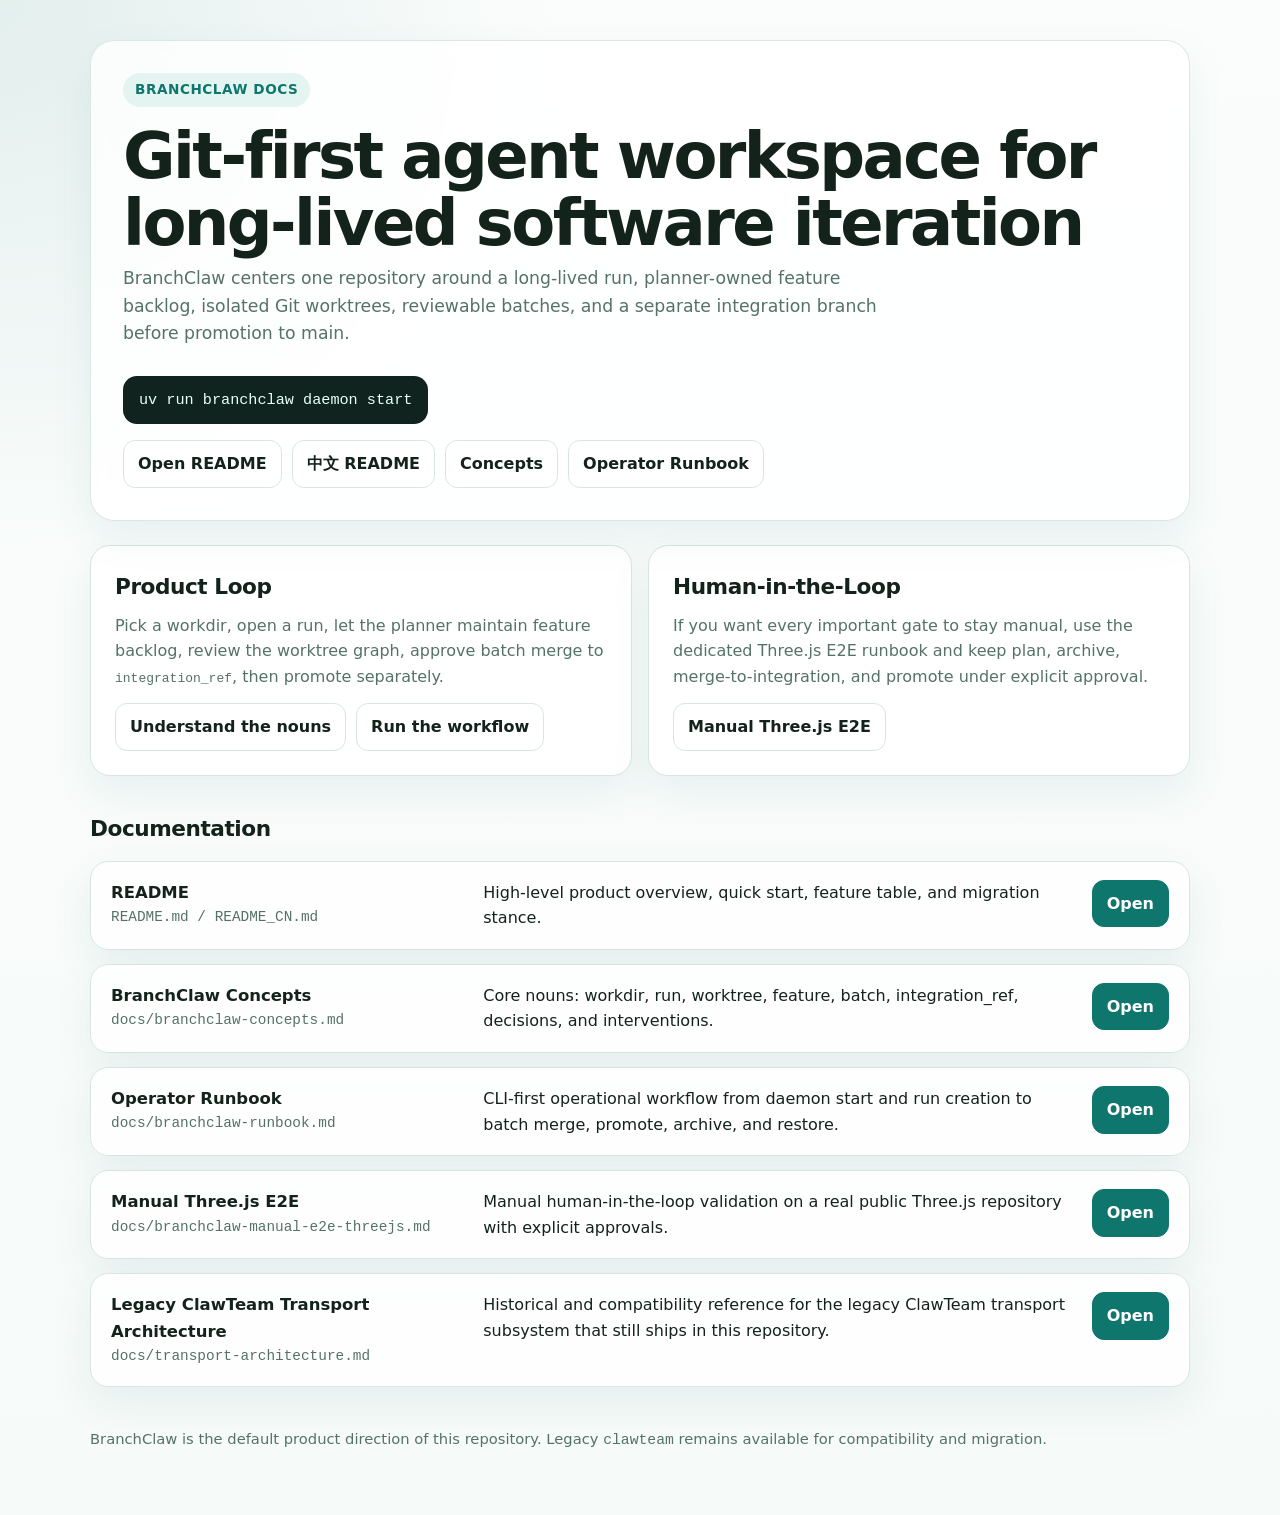
<file: docs/index.html>
<!DOCTYPE html>
<html lang="en">
<head>
  <meta charset="UTF-8">
  <meta name="viewport" content="width=device-width, initial-scale=1.0">
  <title>BranchClaw Docs</title>
  <style>
    :root {
      color-scheme: light;
      --bg: #f6faf8;
      --panel: #ffffff;
      --text: #14221c;
      --muted: #557267;
      --border: #d8e6df;
      --accent: #0f766e;
      --accent-soft: #e4f4f1;
      --shadow: 0 16px 40px rgba(15, 118, 110, 0.08);
    }
    * { box-sizing: border-box; }
    body {
      margin: 0;
      font-family: Inter, "Segoe UI", system-ui, -apple-system, sans-serif;
      background:
        radial-gradient(circle at top left, rgba(15, 118, 110, 0.10), transparent 28%),
        linear-gradient(180deg, #fbfdfc 0%, var(--bg) 100%);
      color: var(--text);
      line-height: 1.6;
    }
    .shell {
      width: min(1100px, calc(100% - 32px));
      margin: 0 auto;
      padding: 40px 0 64px;
    }
    .hero {
      background: rgba(255, 255, 255, 0.82);
      border: 1px solid rgba(216, 230, 223, 0.9);
      border-radius: 24px;
      padding: 32px;
      box-shadow: var(--shadow);
      backdrop-filter: blur(10px);
    }
    .eyebrow {
      display: inline-flex;
      align-items: center;
      gap: 8px;
      padding: 6px 12px;
      border-radius: 999px;
      background: var(--accent-soft);
      color: var(--accent);
      font-size: 0.85rem;
      font-weight: 700;
      letter-spacing: 0.04em;
      text-transform: uppercase;
    }
    h1 {
      margin: 16px 0 8px;
      font-size: clamp(2.4rem, 5vw, 4rem);
      line-height: 1.05;
      letter-spacing: -0.04em;
    }
    .subtitle {
      max-width: 760px;
      color: var(--muted);
      font-size: 1.08rem;
      margin: 0 0 20px;
    }
    .install {
      display: inline-block;
      margin-top: 8px;
      padding: 12px 16px;
      border-radius: 14px;
      background: #10231f;
      color: #eafffb;
      font-family: ui-monospace, SFMono-Regular, Menlo, Consolas, monospace;
      font-size: 0.95rem;
    }
    .grid {
      display: grid;
      grid-template-columns: repeat(2, minmax(0, 1fr));
      gap: 16px;
      margin-top: 24px;
    }
    .card {
      background: var(--panel);
      border: 1px solid var(--border);
      border-radius: 20px;
      padding: 24px;
      box-shadow: var(--shadow);
    }
    .card h2 {
      margin: 0 0 8px;
      font-size: 1.35rem;
      letter-spacing: -0.02em;
    }
    .card p {
      margin: 0 0 14px;
      color: var(--muted);
    }
    .links {
      display: flex;
      flex-wrap: wrap;
      gap: 10px;
    }
    .links a,
    .primary-link {
      display: inline-flex;
      align-items: center;
      gap: 8px;
      padding: 10px 14px;
      border-radius: 12px;
      border: 1px solid var(--border);
      text-decoration: none;
      color: var(--text);
      background: #fff;
      font-weight: 600;
    }
    .primary-link {
      background: var(--accent);
      color: #fff;
      border-color: var(--accent);
    }
    .section-title {
      margin: 36px 0 14px;
      font-size: 1.35rem;
      letter-spacing: -0.02em;
    }
    .doc-list {
      display: grid;
      gap: 14px;
    }
    .doc-item {
      display: grid;
      grid-template-columns: 1.2fr 2fr auto;
      gap: 18px;
      align-items: start;
      padding: 18px 20px;
      border-radius: 18px;
      background: rgba(255, 255, 255, 0.86);
      border: 1px solid var(--border);
      box-shadow: var(--shadow);
    }
    .doc-item strong {
      display: block;
      font-size: 1.03rem;
    }
    .doc-item .path {
      color: var(--muted);
      font-family: ui-monospace, SFMono-Regular, Menlo, Consolas, monospace;
      font-size: 0.9rem;
      overflow-wrap: anywhere;
    }
    footer {
      margin-top: 40px;
      color: var(--muted);
      font-size: 0.92rem;
    }
    @media (max-width: 900px) {
      .grid {
        grid-template-columns: 1fr;
      }
      .doc-item {
        grid-template-columns: 1fr;
      }
    }
  </style>
</head>
<body>
  <div class="shell">
    <section class="hero">
      <div class="eyebrow">BranchClaw Docs</div>
      <h1>Git-first agent workspace for long-lived software iteration</h1>
      <p class="subtitle">
        BranchClaw centers one repository around a long-lived run, planner-owned feature backlog,
        isolated Git worktrees, reviewable batches, and a separate integration branch before
        promotion to main.
      </p>
      <div class="install">uv run branchclaw daemon start</div>
      <div class="links" style="margin-top:16px">
        <a class="primary-link" href="../README.md">Open README</a>
        <a href="../README_CN.md">中文 README</a>
        <a href="branchclaw-concepts.md">Concepts</a>
        <a href="branchclaw-runbook.md">Operator Runbook</a>
      </div>
    </section>

    <div class="grid">
      <section class="card">
        <h2>Product Loop</h2>
        <p>
          Pick a workdir, open a run, let the planner maintain feature backlog, review the worktree
          graph, approve batch merge to <code>integration_ref</code>, then promote separately.
        </p>
        <div class="links">
          <a href="branchclaw-concepts.md">Understand the nouns</a>
          <a href="branchclaw-runbook.md">Run the workflow</a>
        </div>
      </section>

      <section class="card">
        <h2>Human-in-the-Loop</h2>
        <p>
          If you want every important gate to stay manual, use the dedicated Three.js E2E runbook
          and keep plan, archive, merge-to-integration, and promote under explicit approval.
        </p>
        <div class="links">
          <a href="branchclaw-manual-e2e-threejs.md">Manual Three.js E2E</a>
        </div>
      </section>
    </div>

    <h2 class="section-title">Documentation</h2>
    <div class="doc-list">
      <article class="doc-item">
        <div>
          <strong>README</strong>
          <div class="path">README.md / README_CN.md</div>
        </div>
        <div>High-level product overview, quick start, feature table, and migration stance.</div>
        <a class="primary-link" href="../README.md">Open</a>
      </article>

      <article class="doc-item">
        <div>
          <strong>BranchClaw Concepts</strong>
          <div class="path">docs/branchclaw-concepts.md</div>
        </div>
        <div>Core nouns: workdir, run, worktree, feature, batch, integration_ref, decisions, and interventions.</div>
        <a class="primary-link" href="branchclaw-concepts.md">Open</a>
      </article>

      <article class="doc-item">
        <div>
          <strong>Operator Runbook</strong>
          <div class="path">docs/branchclaw-runbook.md</div>
        </div>
        <div>CLI-first operational workflow from daemon start and run creation to batch merge, promote, archive, and restore.</div>
        <a class="primary-link" href="branchclaw-runbook.md">Open</a>
      </article>

      <article class="doc-item">
        <div>
          <strong>Manual Three.js E2E</strong>
          <div class="path">docs/branchclaw-manual-e2e-threejs.md</div>
        </div>
        <div>Manual human-in-the-loop validation on a real public Three.js repository with explicit approvals.</div>
        <a class="primary-link" href="branchclaw-manual-e2e-threejs.md">Open</a>
      </article>

      <article class="doc-item">
        <div>
          <strong>Legacy ClawTeam Transport Architecture</strong>
          <div class="path">docs/transport-architecture.md</div>
        </div>
        <div>Historical and compatibility reference for the legacy ClawTeam transport subsystem that still ships in this repository.</div>
        <a class="primary-link" href="transport-architecture.md">Open</a>
      </article>
    </div>

    <footer>
      BranchClaw is the default product direction of this repository. Legacy <code>clawteam</code>
      remains available for compatibility and migration.
    </footer>
  </div>
</body>
</html>
</file>
